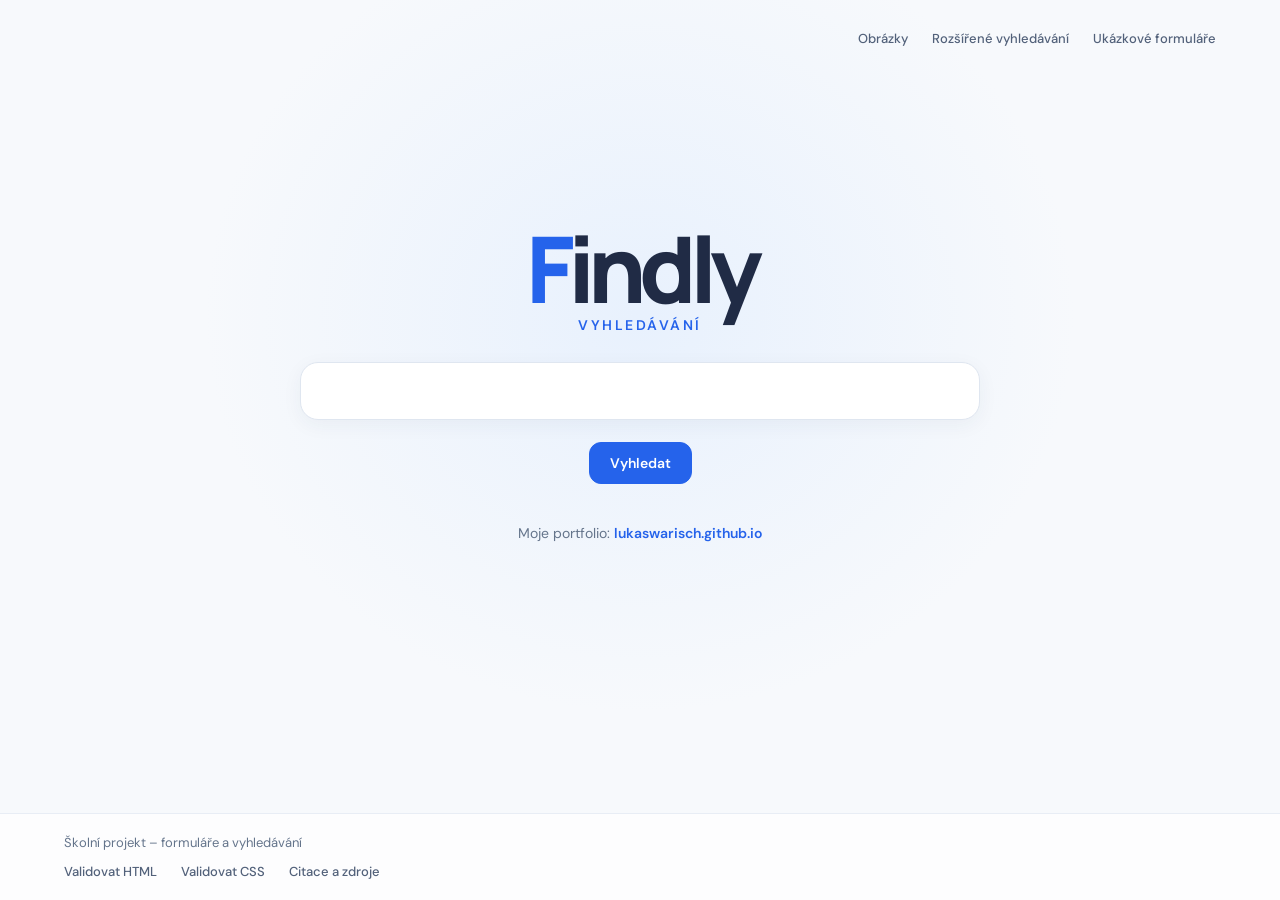
<file: index.html>
<!doctype html>
<html lang="cs">
<head>
  <meta charset="utf-8">
  <meta name="viewport" content="width=device-width, initial-scale=1">
  <meta name="description" content="Findly – jednoduché vyhledávání a práce s HTML formuláři.">
  <title>Findly – vyhledávání</title>
  <link rel="stylesheet" href="style.css">
</head>
<body class="home-page">
  <header class="site-header">
    <nav class="top-nav" aria-label="Hlavní navigace">
      <a href="images.html">Obrázky</a>
      <a href="advanced.html">Rozšířené vyhledávání</a>
      <a href="forms.html">Ukázkové formuláře</a>
    </nav>
  </header>

  <main class="search-home">
    <a class="wordmark" href="index.html" aria-label="Findly – domů">
      <span>F</span>indly
    </a>
    <p class="wordmark-caption">Vyhledávání</p>
    <form class="search-form" action="https://www.google.com/search" method="get">
      <label class="visually-hidden" for="main-search">Hledat na Findly</label>
      <input id="main-search" class="search-input" type="search" name="q" autocomplete="off">
      <div class="button-row">
        <button class="button" type="submit">Vyhledat</button>
      </div>
    </form>
    <p class="portfolio-link">Moje portfolio: <a href="https://lukaswarisch.github.io/">lukaswarisch.github.io</a></p>
  </main>

  <footer class="site-footer">
    <p>Školní projekt – formuláře a vyhledávání</p>
    <nav class="footer-links" aria-label="Zdroje a validace">
      <a href="https://validator.w3.org/nu/?doc=https%3A%2F%2Flukaswarisch.github.io%2FVyhledavac%2F">Validovat HTML</a>
      <a href="https://jigsaw.w3.org/css-validator/validator?uri=https%3A%2F%2Flukaswarisch.github.io%2FVyhledavac%2Fstyle.css&amp;profile=css3svg&amp;usermedium=all&amp;warning=1&amp;vextwarning=&amp;lang=cs">Validovat CSS</a>
      <a href="https://github.com/LukasWarisch/Vyhledavac/blob/main/citace.md">Citace a zdroje</a>
    </nav>
  </footer>
</body>
</html>
</file>
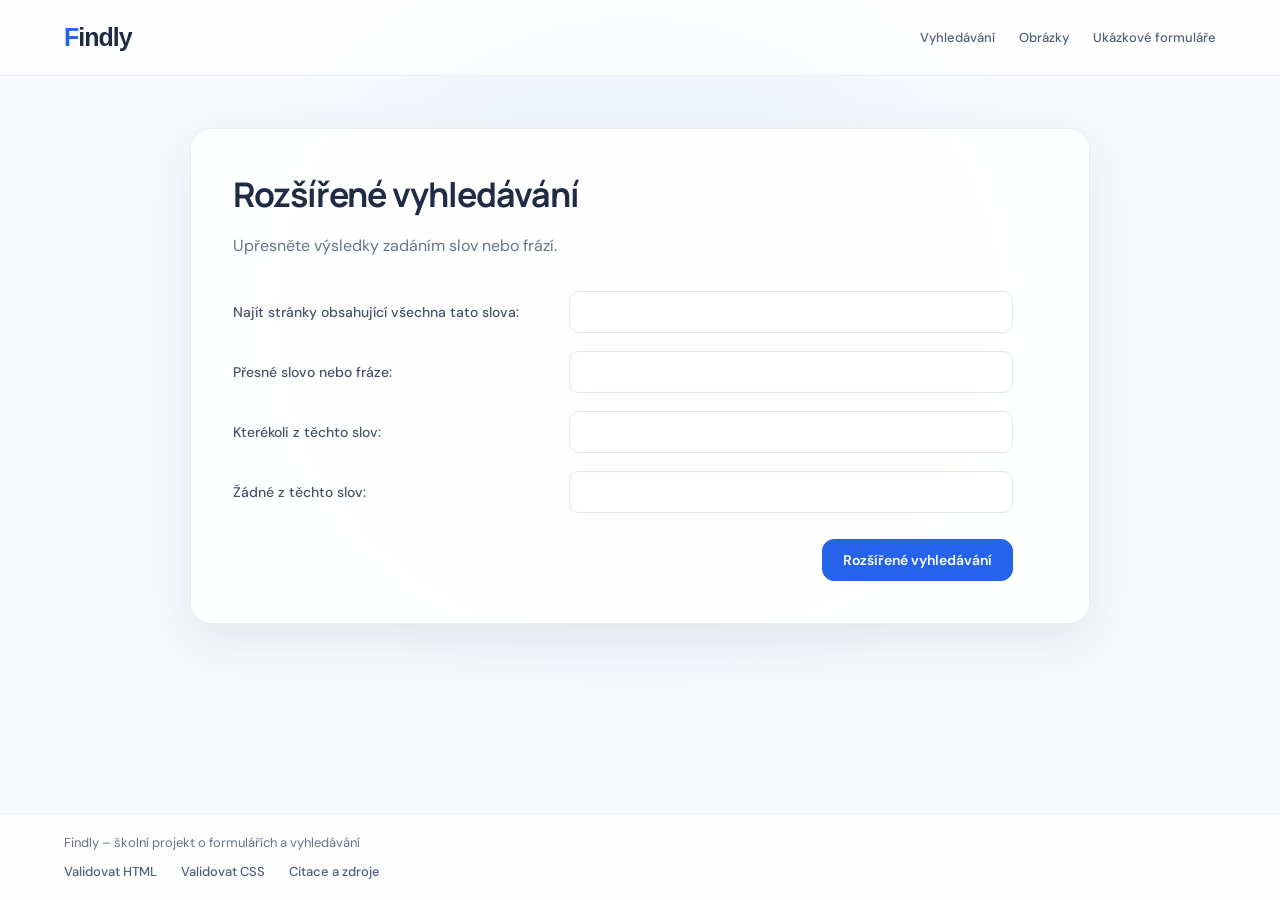
<file: advanced.html>
<!doctype html>
<html lang="cs">
<head>
  <meta charset="utf-8">
  <meta name="viewport" content="width=device-width, initial-scale=1">
  <meta name="description" content="Findly – rozšířené vyhledávání podle přesných slov a výrazů.">
  <title>Findly – rozšířené vyhledávání</title>
  <link rel="stylesheet" href="style.css">
</head>
<body class="sub-page">
  <header class="site-header">
    <a class="small-wordmark" href="index.html" aria-label="Findly – domů" style="font-family: Arial, Helvetica, sans-serif; font-size: 25px; font-weight: 700; letter-spacing: -1px; text-decoration: none;">
      <span style="color: #2563eb;">F</span><span style="color: #202b45;">indly</span>
    </a>
    <nav class="top-nav" aria-label="Hlavní navigace">
      <a href="index.html">Vyhledávání</a>
      <a href="images.html">Obrázky</a>
      <a href="forms.html">Ukázkové formuláře</a>
    </nav>
  </header>

  <main class="advanced-main">
    <h1 class="page-title">Rozšířené vyhledávání</h1>
    <p class="intro">Upřesněte výsledky zadáním slov nebo frází.</p>
    <form class="advanced-form" action="https://www.google.com/search" method="get">
      <div class="advanced-row">
        <label for="all-words">Najít stránky obsahující všechna tato slova:</label>
        <input id="all-words" type="text" data-query="all">
      </div>
      <div class="advanced-row">
        <label for="exact-phrase">Přesné slovo nebo fráze:</label>
        <input id="exact-phrase" type="text" data-query="exact">
      </div>
      <div class="advanced-row">
        <label for="any-words">Kterékoli z těchto slov:</label>
        <input id="any-words" type="text" data-query="any">
      </div>
      <div class="advanced-row">
        <label for="none-words">Žádné z těchto slov:</label>
        <input id="none-words" type="text" data-query="none">
      </div>
      <div class="advanced-actions">
        <button class="button primary-button" type="submit">Rozšířené vyhledávání</button>
      </div>
    </form>
  </main>
  <script>
    document.querySelector(".advanced-form").addEventListener("submit", function (event) {
      event.preventDefault();
      const value = (type) => this.querySelector(`[data-query="${type}"]`).value.trim();
      const allWords = value("all").split(/\s+/).filter(Boolean);
      const exactPhrase = value("exact");
      const anyWords = value("any").split(/\s+/).filter(Boolean);
      const excludedWords = value("none").split(/\s+/).filter(Boolean);
      const queryParts = [
        ...allWords,
        exactPhrase && `"${exactPhrase}"`,
        anyWords.length > 1 ? `(${anyWords.join(" OR ")})` : anyWords[0],
        ...excludedWords.map((word) => `-${word}`)
      ].filter(Boolean);
      const query = new URLSearchParams({ q: queryParts.join(" ") });
      window.location.href = `${this.action}?${query.toString()}`;
    });
  </script>

  <footer class="site-footer">
    <p>Findly – školní projekt o formulářích a vyhledávání</p>
    <nav class="footer-links" aria-label="Zdroje a validace">
      <a href="https://validator.w3.org/nu/?doc=https%3A%2F%2Flukaswarisch.github.io%2FVyhledavac%2Fadvanced.html">Validovat HTML</a>
      <a href="https://jigsaw.w3.org/css-validator/validator?uri=https%3A%2F%2Flukaswarisch.github.io%2FVyhledavac%2Fstyle.css&amp;profile=css3svg&amp;usermedium=all&amp;warning=1&amp;vextwarning=&amp;lang=cs">Validovat CSS</a>
      <a href="https://github.com/LukasWarisch/Vyhledavac/blob/main/citace.md">Citace a zdroje</a>
    </nav>
  </footer>
</body>
</html>
</file>
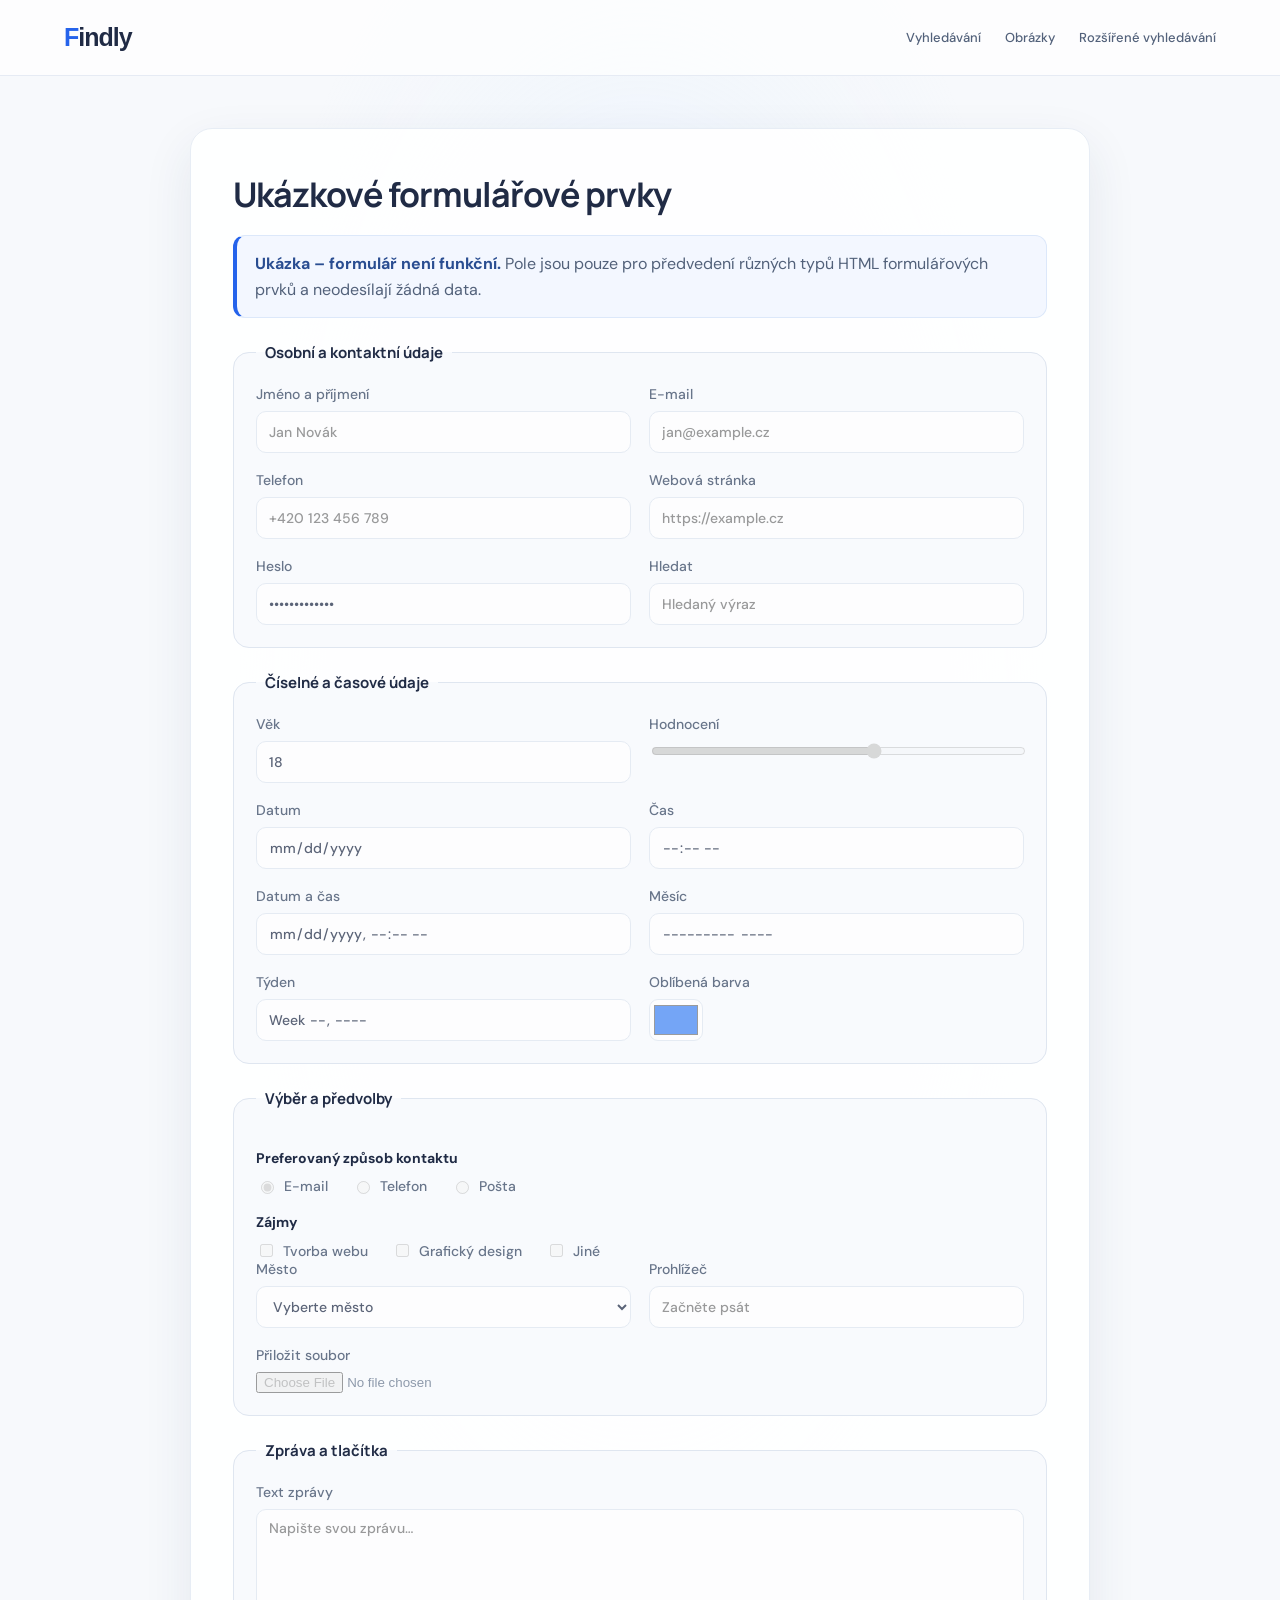
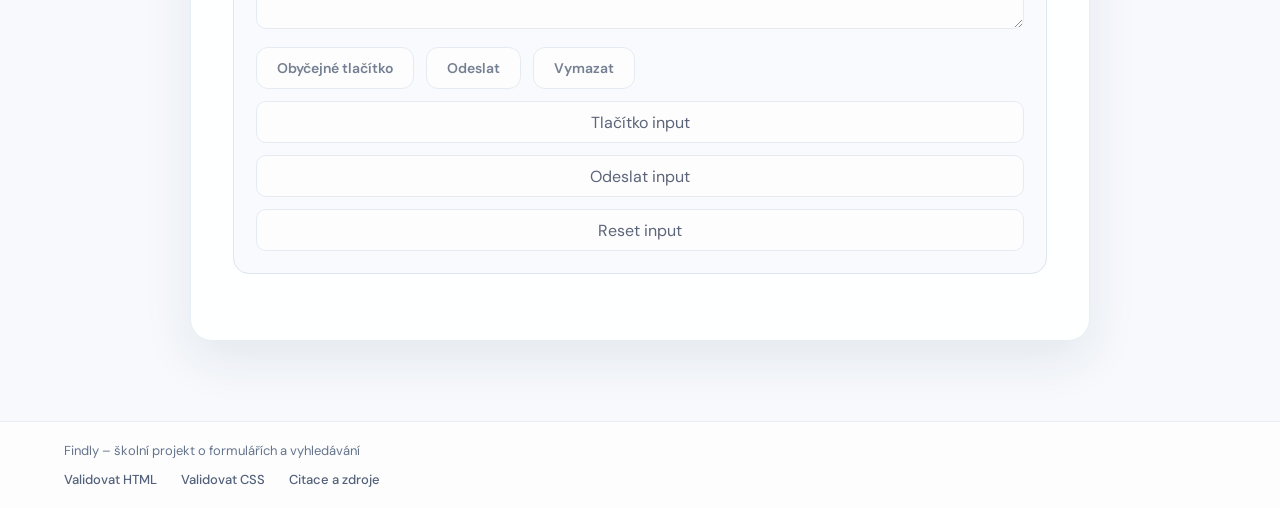
<file: forms.html>
<!doctype html>
<html lang="cs">
<head>
  <meta charset="utf-8">
  <meta name="viewport" content="width=device-width, initial-scale=1">
  <meta name="description" content="Ukázka různých HTML formulářových prvků.">
  <title>Findly – ukázkové formulářové prvky</title>
  <link rel="stylesheet" href="style.css">
</head>
<body class="sub-page">
  <header class="site-header">
    <a class="small-wordmark" href="index.html" aria-label="Findly – domů" style="font-family: Arial, Helvetica, sans-serif; font-size: 25px; font-weight: 700; letter-spacing: -1px; text-decoration: none;">
      <span style="color: #2563eb;">F</span><span style="color: #202b45;">indly</span>
    </a>
    <nav class="top-nav" aria-label="Hlavní navigace">
      <a href="index.html">Vyhledávání</a>
      <a href="images.html">Obrázky</a>
      <a href="advanced.html">Rozšířené vyhledávání</a>
    </nav>
  </header>

  <main class="forms-main">
    <h1 class="page-title">Ukázkové formulářové prvky</h1>
    <p class="notice"><strong>Ukázka – formulář není funkční.</strong> Pole jsou pouze pro předvedení různých typů HTML formulářových prvků a neodesílají žádná data.</p>

    <form class="demo-form">
      <fieldset disabled>
        <legend>Osobní a kontaktní údaje</legend>
        <div class="form-grid">
          <label for="full-name">Jméno a příjmení <input id="full-name" type="text" placeholder="Jan Novák"></label>
          <label for="email">E-mail <input id="email" type="email" placeholder="jan@example.cz"></label>
          <label for="phone">Telefon <input id="phone" type="tel" placeholder="+420 123 456 789"></label>
          <label for="website">Webová stránka <input id="website" type="url" placeholder="https://example.cz"></label>
          <label for="password">Heslo <input id="password" type="password" value="ukazkoveheslo"></label>
          <label for="search-example">Hledat <input id="search-example" type="search" placeholder="Hledaný výraz"></label>
        </div>
      </fieldset>

      <fieldset disabled>
        <legend>Číselné a časové údaje</legend>
        <div class="form-grid">
          <label for="age">Věk <input id="age" type="number" min="0" max="120" value="18"></label>
          <label for="rating">Hodnocení <input id="rating" type="range" min="0" max="10" value="6"></label>
          <label for="birth-date">Datum <input id="birth-date" type="date"></label>
          <label for="meeting-time">Čas <input id="meeting-time" type="time"></label>
          <label for="appointment">Datum a čas <input id="appointment" type="datetime-local"></label>
          <label for="month">Měsíc <input id="month" type="month"></label>
          <label for="week">Týden <input id="week" type="week"></label>
          <label for="favorite-color">Oblíbená barva <input id="favorite-color" type="color" value="#4285f4"></label>
        </div>
      </fieldset>

      <fieldset disabled>
        <legend>Výběr a předvolby</legend>
        <p class="field-label">Preferovaný způsob kontaktu</p>
        <div class="choice-list">
          <label><input type="radio" name="contact" value="email" checked> E-mail</label>
          <label><input type="radio" name="contact" value="phone"> Telefon</label>
          <label><input type="radio" name="contact" value="post"> Pošta</label>
        </div>
        <p class="field-label">Zájmy</p>
        <div class="choice-list">
          <label><input type="checkbox" name="interest" value="web"> Tvorba webu</label>
          <label><input type="checkbox" name="interest" value="design"> Grafický design</label>
          <label><input type="checkbox" name="interest" value="other"> Jiné</label>
        </div>
        <div class="form-grid">
          <label for="city">Město
            <select id="city">
              <option value="">Vyberte město</option>
              <option>Praha</option>
              <option>Brno</option>
              <option>Ostrava</option>
            </select>
          </label>
          <label for="browser">Prohlížeč
            <input id="browser" list="browser-options" placeholder="Začněte psát">
            <datalist id="browser-options">
              <option value="Firefox">
              <option value="Chrome">
              <option value="Microsoft Edge">
            </datalist>
          </label>
          <label for="attachment">Přiložit soubor <input id="attachment" type="file"></label>
        </div>
      </fieldset>

      <fieldset disabled>
        <legend>Zpráva a tlačítka</legend>
        <label for="message">Text zprávy
          <textarea id="message" rows="5" placeholder="Napište svou zprávu…"></textarea>
        </label>
        <div class="button-row demo-buttons">
          <button type="button">Obyčejné tlačítko</button>
          <button type="submit">Odeslat</button>
          <button type="reset">Vymazat</button>
          <input type="button" value="Tlačítko input">
          <input type="submit" value="Odeslat input">
          <input type="reset" value="Reset input">
        </div>
      </fieldset>
    </form>
  </main>

  <footer class="site-footer">
    <p>Findly – školní projekt o formulářích a vyhledávání</p>
    <nav class="footer-links" aria-label="Zdroje a validace">
      <a href="https://validator.w3.org/nu/?doc=https%3A%2F%2Flukaswarisch.github.io%2FVyhledavac%2Fforms.html">Validovat HTML</a>
      <a href="https://jigsaw.w3.org/css-validator/validator?uri=https%3A%2F%2Flukaswarisch.github.io%2FVyhledavac%2Fstyle.css&amp;profile=css3svg&amp;usermedium=all&amp;warning=1&amp;vextwarning=&amp;lang=cs">Validovat CSS</a>
      <a href="https://github.com/LukasWarisch/Vyhledavac/blob/main/citace.md">Citace a zdroje</a>
    </nav>
  </footer>
</body>
</html>
</file>
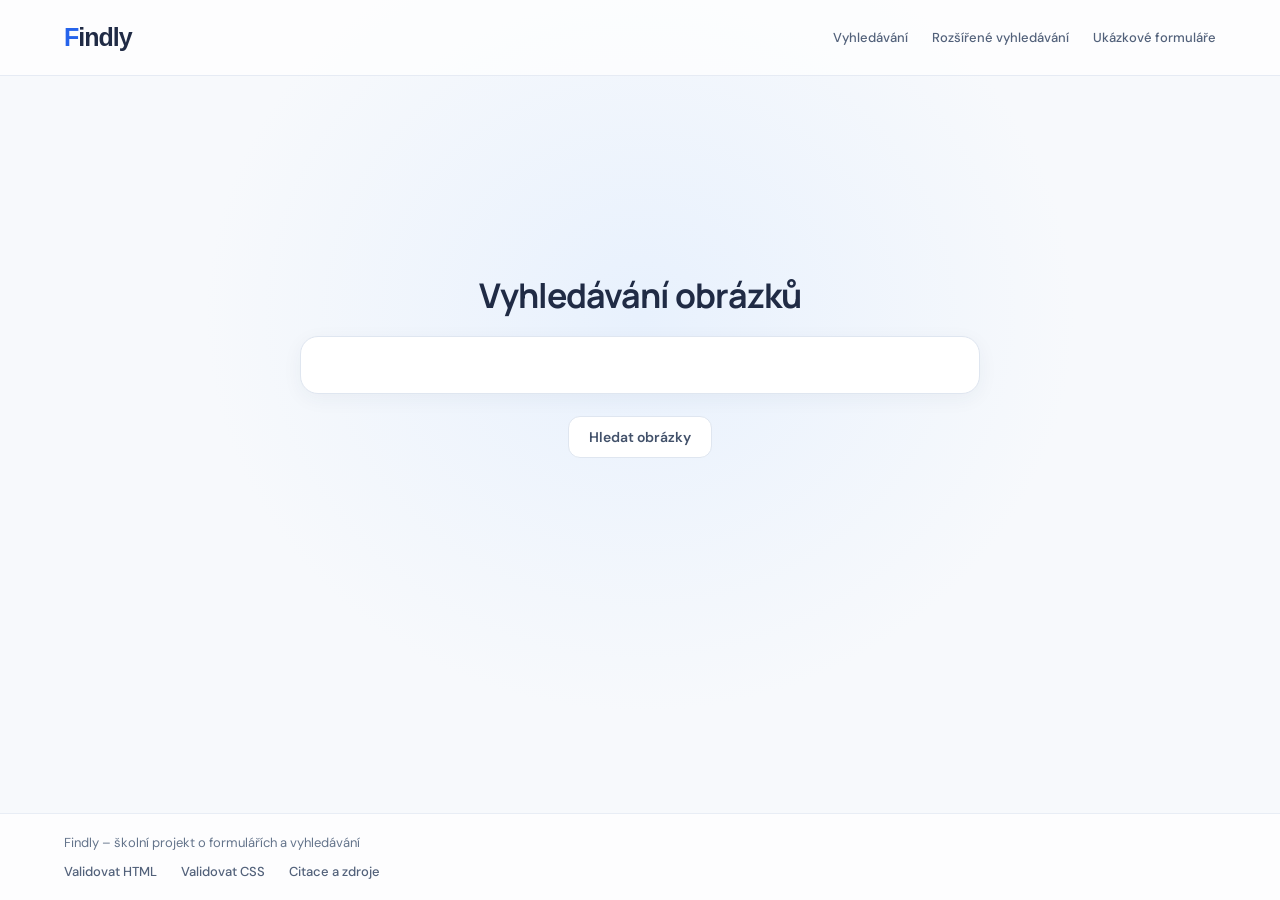
<file: images.html>
<!doctype html>
<html lang="cs">
<head>
  <meta charset="utf-8">
  <meta name="viewport" content="width=device-width, initial-scale=1">
  <meta name="description" content="Findly – vyhledávání obrázků.">
  <title>Findly – obrázky</title>
  <link rel="stylesheet" href="style.css">
</head>
<body class="sub-page">
  <header class="site-header">
    <a class="small-wordmark" href="index.html" aria-label="Findly – domů" style="font-family: Arial, Helvetica, sans-serif; font-size: 25px; font-weight: 700; letter-spacing: -1px; text-decoration: none;">
      <span style="color: #2563eb;">F</span><span style="color: #202b45;">indly</span>
    </a>
    <nav class="top-nav" aria-label="Hlavní navigace">
      <a href="index.html">Vyhledávání</a>
      <a href="advanced.html">Rozšířené vyhledávání</a>
      <a href="forms.html">Ukázkové formuláře</a>
    </nav>
  </header>

  <main class="search-home">
    <h1 class="page-title">Vyhledávání obrázků</h1>
    <form class="search-form" action="https://www.google.com/search" method="get">
      <label class="visually-hidden" for="image-search">Hledat obrázky na Findly</label>
      <input id="image-search" class="search-input" type="search" name="q" autocomplete="off">
      <input type="hidden" name="tbm" value="isch">
      <button class="button" type="submit">Hledat obrázky</button>
    </form>
  </main>

  <footer class="site-footer">
    <p>Findly – školní projekt o formulářích a vyhledávání</p>
    <nav class="footer-links" aria-label="Zdroje a validace">
      <a href="https://validator.w3.org/nu/?doc=https%3A%2F%2Flukaswarisch.github.io%2FVyhledavac%2Fimages.html">Validovat HTML</a>
      <a href="https://jigsaw.w3.org/css-validator/validator?uri=https%3A%2F%2Flukaswarisch.github.io%2FVyhledavac%2Fstyle.css&amp;profile=css3svg&amp;usermedium=all&amp;warning=1&amp;vextwarning=&amp;lang=cs">Validovat CSS</a>
      <a href="https://github.com/LukasWarisch/Vyhledavac/blob/main/citace.md">Citace a zdroje</a>
    </nav>
  </footer>
</body>
</html>
</file>
<file: style.css>
@import url("https://fonts.googleapis.com/css2?family=DM+Sans:wght@400;500;600;700&family=Manrope:wght@500;600;700;800&display=swap");

:root {
  font-family: "DM Sans", "Segoe UI", sans-serif;
  color: #202b45;
  background: #f7f9fc;
  font-synthesis: none;
  text-rendering: optimizeLegibility;
  --brand: #2563eb;
  --brand-dark: #1d4ed8;
  --ink: #202b45;
  --muted: #64748b;
  --border: #dfe6f0;
  --surface: #fff;
  --shadow: 0 18px 50px rgb(34 54 88 / 9%);
}

* {
  box-sizing: border-box;
}

body {
  min-width: 320px;
  min-height: 100vh;
  margin: 0;
  display: flex;
  flex-direction: column;
  background:
    radial-gradient(ellipse at 50% 35%, rgb(219 234 254 / 54%), transparent 48%),
    #f7f9fc;
}

a {
  color: var(--brand);
  text-underline-offset: 3px;
}

a:hover {
  color: var(--brand-dark);
}

.site-header {
  width: 100%;
  min-height: 76px;
  padding: 18px clamp(20px, 5vw, 72px);
  display: flex;
  align-items: center;
  justify-content: space-between;
  gap: 28px;
}

.top-nav,
.footer-links {
  display: flex;
  align-items: center;
  flex-wrap: wrap;
  gap: 10px 24px;
}

.top-nav {
  justify-content: flex-end;
  width: 100%;
}

.top-nav a,
.footer-links a {
  color: #52617a;
  font-size: 13px;
  font-weight: 500;
  text-decoration: none;
  transition: color 150ms ease;
}

.top-nav a:hover,
.footer-links a:hover {
  color: var(--brand);
}

.wordmark,
.small-wordmark {
  color: var(--ink);
  font-family: "Manrope", "Segoe UI", sans-serif;
  font-weight: 800;
  text-decoration: none;
}

.wordmark {
  display: inline-block;
  font-size: clamp(68px, 14vw, 92px);
  letter-spacing: -7px;
  line-height: 1;
}

.wordmark:hover,
.small-wordmark:hover {
  text-decoration: none;
}

.small-wordmark {
  flex: 0 0 auto;
  font-size: 25px;
  letter-spacing: -1.5px;
}

.wordmark-caption {
  margin: 2px 0 28px;
  color: var(--brand);
  font-size: 14px;
  font-weight: 600;
  letter-spacing: 0.18em;
  text-align: center;
  text-transform: uppercase;
}

.wordmark span:first-child {
  color: var(--brand);
}

.search-home {
  width: min(100% - 36px, 680px);
  margin: auto;
  padding: 68px 0 100px;
  text-align: center;
}

.search-form {
  display: flex;
  flex-direction: column;
  align-items: center;
  gap: 22px;
}

.search-input {
  width: 100%;
  height: 58px;
  padding: 0 24px;
  border: 1px solid var(--border);
  border-radius: 18px;
  outline: none;
  background: var(--surface);
  box-shadow: 0 5px 20px rgb(34 54 88 / 5%);
  color: var(--ink);
  font: inherit;
  font-size: 16px;
  transition: border-color 160ms ease, box-shadow 160ms ease;
}

.search-input:hover,
.search-input:focus {
  border-color: #9dbcf8;
  box-shadow: 0 8px 26px rgb(37 99 235 / 12%);
}

.button-row {
  display: flex;
  flex-wrap: wrap;
  justify-content: center;
  gap: 12px;
}

.button,
.demo-buttons button,
.demo-buttons input {
  min-height: 42px;
  padding: 0 20px;
  border: 1px solid var(--border);
  border-radius: 12px;
  background: var(--surface);
  color: #42516a;
  font: inherit;
  font-size: 14px;
  font-weight: 600;
  cursor: pointer;
  transition: transform 150ms ease, background 150ms ease, box-shadow 150ms ease;
}

.button:hover,
.demo-buttons button:hover,
.demo-buttons input:hover {
  transform: translateY(-1px);
  border-color: #bfd0ec;
  box-shadow: 0 5px 14px rgb(34 54 88 / 9%);
}

.button:focus-visible,
.demo-buttons button:focus-visible,
.demo-buttons input:focus-visible,
a:focus-visible {
  outline: 3px solid rgb(37 99 235 / 35%);
  outline-offset: 3px;
}

.primary-button,
.search-form .button:only-child {
  border-color: var(--brand);
  background: var(--brand);
  color: #fff;
}

.primary-button:hover,
.search-form .button:only-child:hover {
  border-color: var(--brand-dark);
  background: var(--brand-dark);
}

.portfolio-link {
  margin-top: 40px;
  color: var(--muted);
  font-size: 14px;
}

.portfolio-link a {
  font-weight: 600;
  text-decoration: none;
}

.site-footer {
  width: 100%;
  margin-top: auto;
  padding: 20px clamp(20px, 5vw, 72px);
  border-top: 1px solid #e8edf5;
  background: rgb(255 255 255 / 78%);
}

.site-footer > p {
  margin: 0 0 12px;
  color: var(--muted);
  font-size: 13px;
}

.sub-page .site-header {
  border-bottom: 1px solid rgb(223 230 240 / 75%);
  background: rgb(255 255 255 / 72%);
}

.page-title {
  margin: 0 0 18px;
  color: var(--ink);
  font-family: "Manrope", "Segoe UI", sans-serif;
  font-size: clamp(25px, 4vw, 34px);
  font-weight: 700;
  letter-spacing: -1px;
}

.intro {
  color: var(--muted);
}

.advanced-main,
.forms-main {
  width: min(100% - 40px, 900px);
  margin: 52px auto 80px;
  padding: clamp(22px, 5vw, 42px);
  border: 1px solid #e7edf5;
  border-radius: 22px;
  background: rgb(255 255 255 / 94%);
  box-shadow: var(--shadow);
}

.advanced-form {
  max-width: 780px;
  margin-top: 35px;
}

.advanced-row {
  display: grid;
  grid-template-columns: minmax(220px, 1fr) minmax(220px, 1.4fr);
  align-items: center;
  gap: 18px;
  margin: 18px 0;
}

.advanced-row label,
.demo-form label {
  color: #46546b;
  font-size: 14px;
  font-weight: 500;
}

.advanced-row input,
.demo-form input:not([type="checkbox"]):not([type="radio"]):not([type="range"]):not([type="color"]):not([type="file"]),
.demo-form select,
.demo-form textarea {
  width: 100%;
  min-height: 42px;
  padding: 9px 12px;
  border: 1px solid var(--border);
  border-radius: 10px;
  outline: none;
  background: #fff;
  color: var(--ink);
  font: inherit;
  transition: border-color 150ms ease, box-shadow 150ms ease;
}

.advanced-row input:focus,
.demo-form input:focus,
.demo-form select:focus,
.demo-form textarea:focus {
  border-color: #8db1f5;
  box-shadow: 0 0 0 3px rgb(37 99 235 / 10%);
}

.advanced-actions {
  display: flex;
  justify-content: flex-end;
  max-width: 780px;
  margin-top: 26px;
}

.notice {
  padding: 15px 18px;
  border: 1px solid #dce8fa;
  border-left: 4px solid var(--brand);
  border-radius: 12px;
  background: #f3f7ff;
  color: #52617a;
  line-height: 1.6;
}

.notice strong {
  color: #294d91;
}

.demo-form fieldset {
  margin: 24px 0;
  padding: 22px;
  border: 1px solid var(--border);
  border-radius: 16px;
  background: #fff;
}

.demo-form fieldset:disabled {
  background: #f8fafd;
}

.demo-form fieldset:disabled label {
  color: #68758a;
}

.demo-form legend {
  padding: 0 9px;
  color: var(--ink);
  font-family: "Manrope", "Segoe UI", sans-serif;
  font-size: 15px;
  font-weight: 700;
}

.form-grid {
  display: grid;
  grid-template-columns: repeat(2, minmax(0, 1fr));
  gap: 18px;
}

.form-grid label,
.demo-form > fieldset > label {
  display: flex;
  flex-direction: column;
  gap: 8px;
}

.demo-form input[type="range"] {
  width: 100%;
  accent-color: var(--brand);
}

.demo-form input[type="color"] {
  width: 54px;
  height: 42px;
  border: 1px solid var(--border);
  border-radius: 9px;
  background: #fff;
}

.demo-form input[type="file"] {
  max-width: 100%;
  color: var(--muted);
}

.field-label {
  margin: 18px 0 10px;
  color: var(--ink);
  font-size: 14px;
  font-weight: 700;
}

.choice-list {
  display: flex;
  flex-wrap: wrap;
  gap: 12px 24px;
}

.choice-list label {
  display: inline-flex;
  align-items: center;
  gap: 7px;
}

.choice-list input {
  accent-color: var(--brand);
}

.demo-form textarea {
  min-height: 120px;
  resize: vertical;
}

.demo-buttons {
  justify-content: flex-start;
  margin-top: 18px;
}

.demo-form button:disabled,
.demo-form input:disabled,
.demo-form select:disabled,
.demo-form textarea:disabled {
  cursor: not-allowed;
  opacity: 0.72;
}

.visually-hidden {
  position: absolute;
  width: 1px;
  height: 1px;
  padding: 0;
  overflow: hidden;
  clip: rect(0, 0, 0, 0);
  white-space: nowrap;
  border: 0;
}

@media (max-width: 640px) {
  .site-header {
    align-items: flex-start;
    flex-direction: column;
    padding: 16px 20px;
  }

  .top-nav {
    justify-content: flex-start;
    gap: 12px 18px;
  }

  .search-home {
    padding: 42px 0 64px;
  }

  .advanced-main,
  .forms-main {
    width: min(100% - 24px, 900px);
    margin: 26px auto 42px;
    padding: 22px 16px;
    border-radius: 16px;
  }

  .advanced-row,
  .form-grid {
    grid-template-columns: 1fr;
  }

  .advanced-row {
    gap: 8px;
  }

  .demo-form fieldset {
    padding: 16px;
  }
}

@media (prefers-reduced-motion: reduce) {
  *,
  *::before,
  *::after {
    scroll-behavior: auto !important;
    transition-duration: 0.01ms !important;
  }
}
</file>
